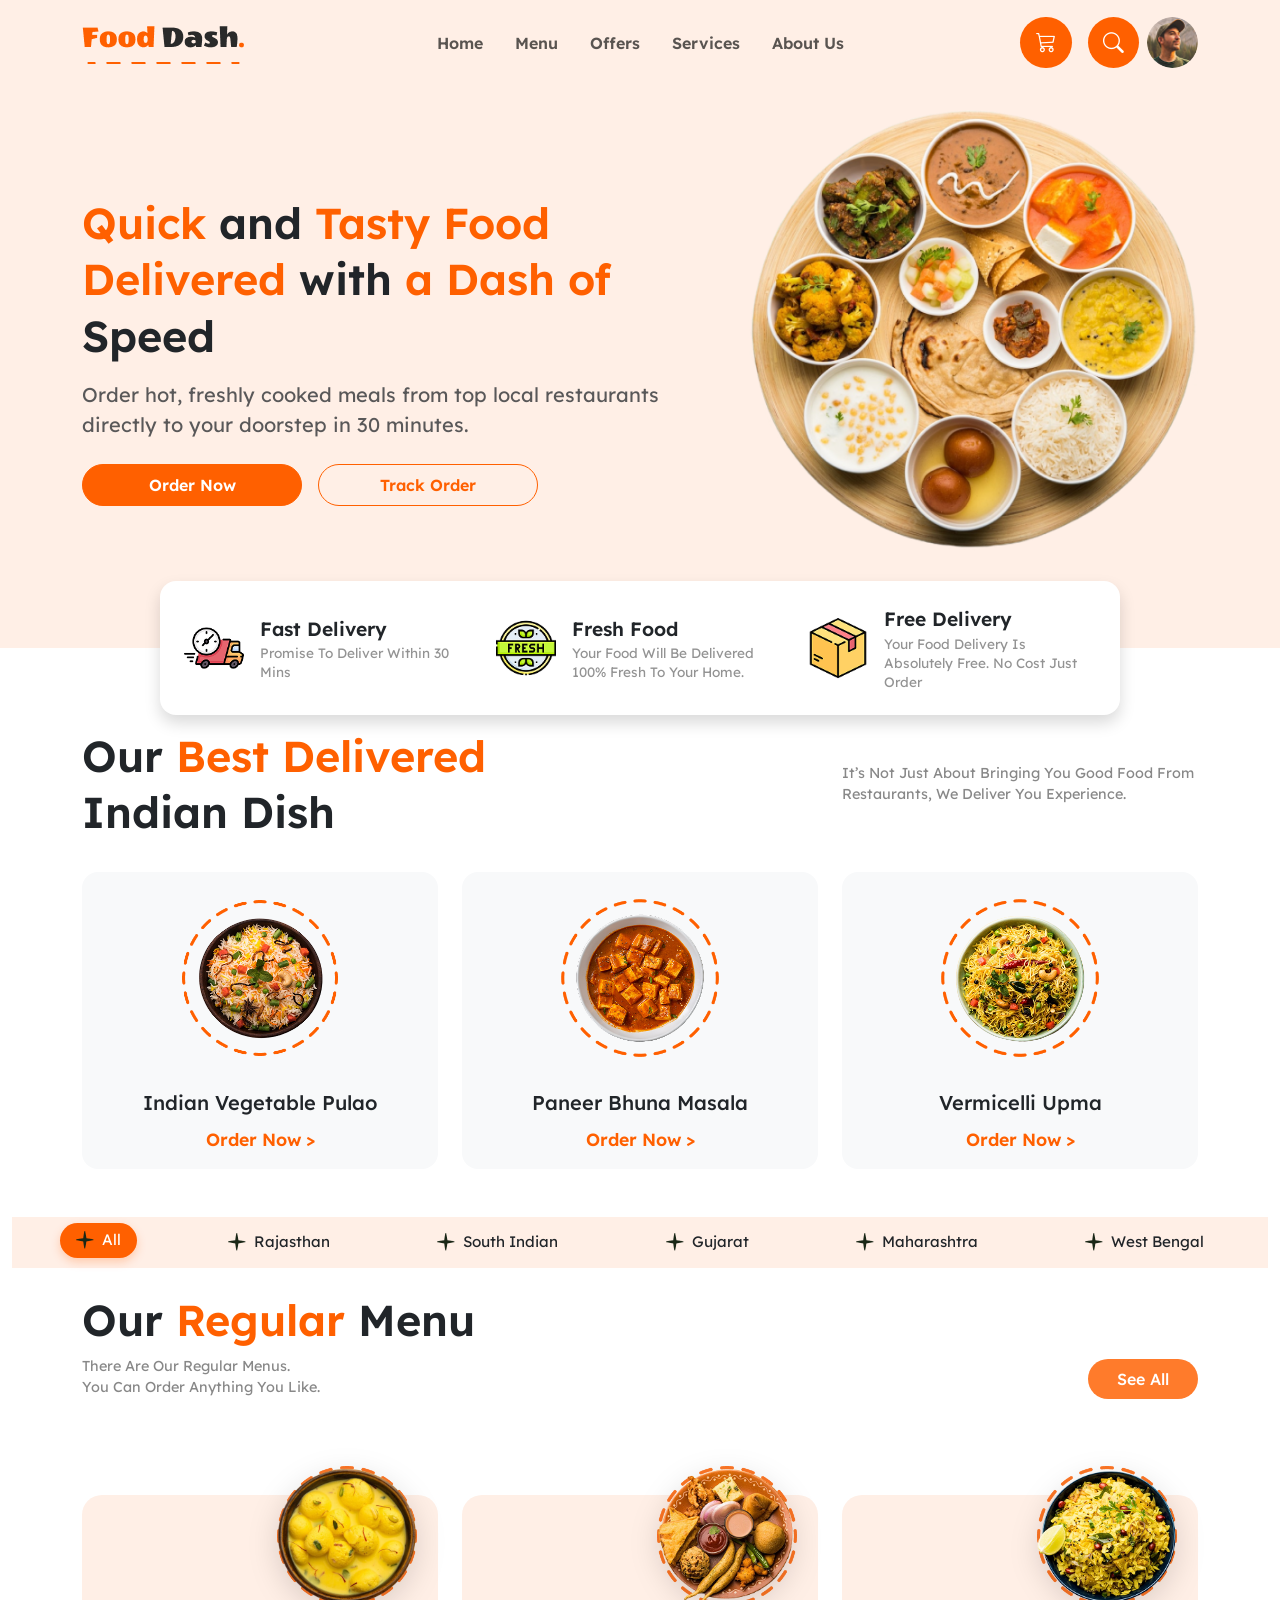
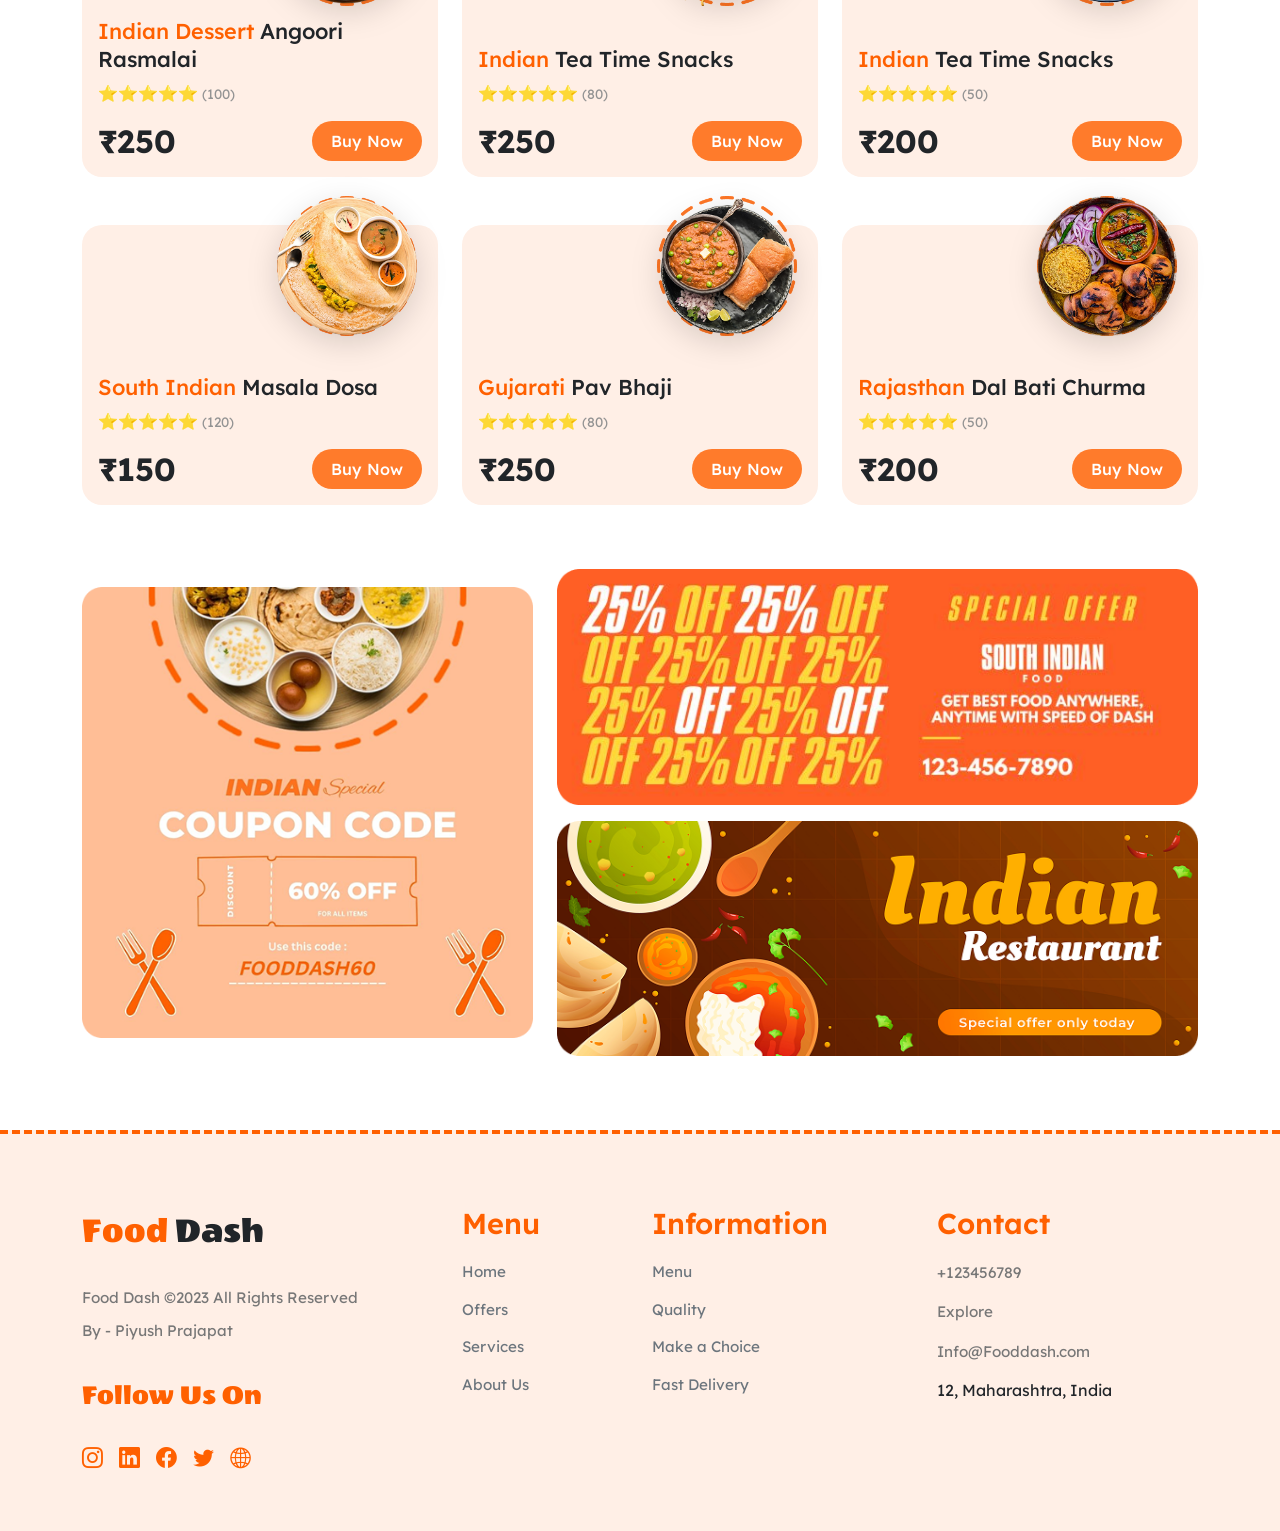
<file: index.html>
<!doctype html>
<html lang="en">

<head>
  <meta charset="utf-8" />
  <meta name="viewport" content="width=device-width, initial-scale=1" />
  <meta name="color-scheme" content="light" />
  <title>Food Dash - Quick & Tasty Food Delivered</title>

  <link rel="preconnect" href="https://fonts.googleapis.com" />
  <link rel="preconnect" href="https://fonts.gstatic.com" crossorigin />
  <link href="https://fonts.googleapis.com/css2?family=Lexend:wght@100..900&display=swap" rel="stylesheet" />

  <link rel="stylesheet" href="https://cdn.jsdelivr.net/npm/bootstrap-icons@1.13.1/font/bootstrap-icons.min.css" />

  <link rel="preconnect" href="https://fonts.googleapis.com" />
  <link rel="preconnect" href="https://fonts.gstatic.com" crossorigin />
  <link href="https://fonts.googleapis.com/css2?family=Wendy+One&display=swap" rel="stylesheet" />

  <link href="https://cdn.jsdelivr.net/npm/bootstrap@5.3.8/dist/css/bootstrap.min.css" rel="stylesheet"
    integrity="sha384-sRIl4kxILFvY47J16cr9ZwB07vP4J8+LH7qKQnuqkuIAvNWLzeN8tE5YBujZqJLB" crossorigin="anonymous" />

  <link rel="stylesheet" href="assests/css/style.css" />
</head>

<body>
  <header id="home">
    <nav class="navbar navbar-expand-lg bg-header py-3">
      <div class="container">
        <a href="index.html" class="navbar-brand">
          <img src="assests/images/logo.png" alt="Food Dash Logo" style="max-height: 45px;">
        </a>
        <button class="navbar-toggler" type="button" data-bs-toggle="collapse" data-bs-target="#buttonOnOff">
          <span class="navbar-toggler-icon"></span>
        </button>
        <div class="collapse navbar-collapse justify-content-center" id="buttonOnOff">
          <div class="navbar-nav main-navbar gap-lg-3 text-center py-2 py-lg-0">
            <a href="#home" class="nav-link">Home</a>
            <a href="#menu" class="nav-link">Menu</a>
            <a href="#offers" class="nav-link">Offers</a>
            <a href="#services" class="nav-link">Services</a>
            <a href="#footer" class="nav-link">About Us</a>
            <a href="login.html" class="nav-link d-lg-none text-orange fw-bold">Sign In / Register</a>
          </div>
        </div>

        <div class="d-flex align-items-center gap-2">
          <div class="search-icon rounded-circle d-flex align-items-center justify-content-center cursor-pointer" title="Search Dishes">
            <i class="bi bi-search"></i>
          </div>
          <a href="login.html" class="user-avatar-link" title="Login / Profile">
            <img src="assests/images/customer.png" alt="User Profile" class="rounded-circle" />
          </a>
        </div>
      </div>
    </nav>
  </header>

  <main>
    <!-- Hero Section -->
    <div class="bg-header position-relative pt-3 pb-5">
      <div class="container">
        <div class="row align-items-center">
          <div class="col-lg-7 col-12 text-lg-start text-center d-flex flex-column align-items-lg-start align-items-center justify-content-center gap-3">
            <div class="bg-heading">
              <span>Quick</span> and <span>Tasty Food Delivered </span>with <span>a Dash of </span> Speed
            </div>
            <p class="text-muted fs-5 mb-2">Order hot, freshly cooked meals from top local restaurants directly to your doorstep in 30 minutes.</p>

            <div class="d-flex flex-wrap gap-3 justify-content-center justify-content-lg-start">
              <button class="btn btn-primary rounded-pill btn-order-now py-2 fw-semibold">
                Order Now
              </button>
              <button class="btn btn-outline-primary rounded-pill btn-track-order py-2 fw-semibold">
                Track Order
              </button>
            </div>
          </div>

          <div class="col-lg-5 col-12 header-img mt-4 mt-lg-0 text-center">
            <img class="img-fluid pb-3" src="assests/images/header.png" alt="Food Dash Hero Meal" />
          </div>
        </div>

        <!-- Row 2 Feature Box -->
        <div class="bg-white shadow rounded-4 p-4 position-absolute top-100 start-50 translate-middle w-75 feature-banner-container" id="services">
          <div class="row gy-3">
            <div class="col-lg-4 col-12 d-flex align-items-center gap-3">
              <img class="icons" src="assests/images/icons/fast-delivery.png" alt="Fast Delivery">
              <div>
                <div class="d-box-heading">Fast Delivery</div>
                <div class="d-box-subheading">Promise To Deliver Within 30 Mins</div>
              </div>
            </div>
            <div class="col-lg-4 col-12 d-flex align-items-center gap-3">
              <img class="icons" src="assests/images/icons/fresh.png" alt="Fresh Food">
              <div>
                <div class="d-box-heading">Fresh Food</div>
                <div class="d-box-subheading">Your Food Will Be Delivered 100% Fresh To Your Home.</div>
              </div>
            </div>
            <div class="col-lg-4 col-12 d-flex align-items-center gap-3">
              <img class="icons" src="assests/images/icons/box.png" alt="Free Delivery">
              <div>
                <div class="d-box-heading">Free Delivery</div>
                <div class="d-box-subheading">Your Food Delivery Is Absolutely Free. No Cost Just Order</div>
              </div>
            </div>
          </div>
        </div>
      </div>
    </div>

    <!-- Indian Dish Section -->
    <section class="indian-head" id="indian-dishes">
      <div class="container">
        <div class="row align-items-center">
          <div class="col-lg-6 col-12 bg-heading text-lg-start text-center">
            Our <span>Best Delivered </span>Indian Dish
          </div>
          <div class="col-lg-2 d-none d-lg-block"></div>
          <div class="col-lg-4 col-12 dish-subhead d-flex align-items-center text-lg-start text-center justify-content-center justify-content-lg-start mt-3 mt-lg-0">
            <div>
              It’s Not Just About Bringing You Good Food From Restaurants, We Deliver You Experience.
            </div>
          </div>
        </div>

        <!-- Products -->
        <div class="row gy-4 mt-2">
          <div class="col-md-4 col-12 text-center">
            <div class="p-3 bg-light rounded-4 h-100 d-flex flex-column justify-content-between align-items-center">
              <img class="img-fluid mb-2" src="assests/images/food/veg-pulao.png" alt="Indian Vegetable Pulao" style="max-height: 180px; object-fit: contain;" />
              <div>
                <div class="p-name">Indian Vegetable Pulao</div>
                <a href="#order" class="p-link">Order Now &gt;</a>
              </div>
            </div>
          </div>
          <div class="col-md-4 col-12 text-center">
            <div class="p-3 bg-light rounded-4 h-100 d-flex flex-column justify-content-between align-items-center">
              <img class="img-fluid mb-2" src="assests/images/food/paneer-bhuna.png" alt="Paneer Bhuna Masala" style="max-height: 180px; object-fit: contain;" />
              <div>
                <div class="p-name">Paneer Bhuna Masala</div>
                <a href="#order" class="p-link">Order Now &gt;</a>
              </div>
            </div>
          </div>
          <div class="col-md-4 col-12 text-center">
            <div class="p-3 bg-light rounded-4 h-100 d-flex flex-column justify-content-between align-items-center">
              <img class="img-fluid mb-2" src="assests/images/food/upma.png" alt="Vermicelli Upma" style="max-height: 180px; object-fit: contain;" />
              <div>
                <div class="p-name">Vermicelli Upma</div>
                <a href="#order" class="p-link">Order Now &gt;</a>
              </div>
            </div>
          </div>
        </div>
      </div>
    </section>

    <!-- Region Strip & Regular Menu -->
    <section id="menu">
      <div class="container-fluid mt-5">
        <div class="row random-bar py-2">
          <div class="region-strip d-flex flex-wrap justify-content-center justify-content-lg-between align-items-center px-lg-5">
            <div class="region-item active-region">
              <img src="assests/images/Star1.png" alt="" />
              All
            </div>
            <div class="region-item">
              <img src="assests/images/Star1.png" alt="" />
              Rajasthan
            </div>
            <div class="region-item">
              <img src="assests/images/Star1.png" alt="" />
              South Indian
            </div>
            <div class="region-item">
              <img src="assests/images/Star1.png" alt="" />
              Gujarat
            </div>
            <div class="region-item">
              <img src="assests/images/Star1.png" alt="" />
              Maharashtra
            </div>
            <div class="region-item">
              <img src="assests/images/Star1.png" alt="" />
              West Bengal
            </div>
          </div>
        </div>
      </div>

      <div class="container">
        <!-- Part 2 Heading -->
        <div class="row align-items-end">
          <div class="col-lg-9 col-12 text-lg-start text-center">
            <div class="bg-heading pt-4">Our <span>Regular</span> Menu</div>
            <div class="dish-subhead mt-2">
              <div>There Are Our Regular Menus.</div>
              <div>You Can Order Anything You Like.</div>
            </div>
          </div>
          <div class="col-lg-3 col-12 text-lg-end text-center mt-3 mt-lg-0">
            <a href="#menu" class="btn btn-primary rounded-pill m-btn px-4">See All</a>
          </div>
        </div>

        <!-- Part 3 Dishes Grid -->
        <div class="menu-margin">
          <div class="row gy-5">
            <div class="col-lg-4 col-md-6 col-12">
              <div class="f-name p-3">
                <div class="food-card-header">
                  <div class="food-card-img-wrapper">
                    <img class="ellipse-bg m-img" src="assests/images/food/Ellipse 2.png" alt="" />
                    <img class="dish-img" src="assests/images/food/rasmalai.png" alt="Angoori Rasmalai" />
                  </div>
                </div>
                <div>
                  <div class="f-text"><span>Indian Dessert</span> Angoori Rasmalai</div>
                  <div class="my-2">⭐⭐⭐⭐⭐<span class="d-box-subheading ms-1">(100)</span></div>
                  <div class="d-flex justify-content-between align-items-center mt-3">
                    <h2 class="m-0 fw-bold">₹250</h2>
                    <button class="btn btn-primary rounded-pill m-btn">Buy Now</button>
                  </div>
                </div>
              </div>
            </div>

            <div class="col-lg-4 col-md-6 col-12">
              <div class="f-name p-3">
                <div class="food-card-header">
                  <div class="food-card-img-wrapper">
                    <img class="ellipse-bg m-img" src="assests/images/food/Ellipse 2.png" alt="" />
                    <img class="dish-img" src="assests/images/food/snack1.png" alt="Tea Time Snacks" />
                  </div>
                </div>
                <div>
                  <div class="f-text"><span>Indian</span> Tea Time Snacks</div>
                  <div class="my-2">⭐⭐⭐⭐⭐<span class="d-box-subheading ms-1">(80)</span></div>
                  <div class="d-flex justify-content-between align-items-center mt-3">
                    <h2 class="m-0 fw-bold">₹250</h2>
                    <button class="btn btn-primary rounded-pill m-btn">Buy Now</button>
                  </div>
                </div>
              </div>
            </div>

            <div class="col-lg-4 col-md-6 col-12">
              <div class="f-name p-3">
                <div class="food-card-header">
                  <div class="food-card-img-wrapper">
                    <img class="ellipse-bg m-img" src="assests/images/food/Ellipse 2.png" alt="" />
                    <img class="dish-img" src="assests/images/food/snacks2.png" alt="Tea Time Snacks" />
                  </div>
                </div>
                <div>
                  <div class="f-text"><span>Indian</span> Tea Time Snacks</div>
                  <div class="my-2">⭐⭐⭐⭐⭐<span class="d-box-subheading ms-1">(50)</span></div>
                  <div class="d-flex justify-content-between align-items-center mt-3">
                    <h2 class="m-0 fw-bold">₹200</h2>
                    <button class="btn btn-primary rounded-pill m-btn">Buy Now</button>
                  </div>
                </div>
              </div>
            </div>
          </div>
        </div>

        <!-- Part 4 Dishes Grid -->
        <div class="mt-5">
          <div class="row gy-5">
            <div class="col-lg-4 col-md-6 col-12">
              <div class="f-name p-3">
                <div class="food-card-header">
                  <div class="food-card-img-wrapper">
                    <img class="ellipse-bg m-img" src="assests/images/food/Ellipse 2.png" alt="" />
                    <img class="dish-img" src="assests/images/food/dosa.png" alt="South Indian Masala Dosa" />
                  </div>
                </div>
                <div>
                  <div class="f-text"><span>South Indian</span> Masala Dosa</div>
                  <div class="my-2">⭐⭐⭐⭐⭐<span class="d-box-subheading ms-1">(120)</span></div>
                  <div class="d-flex justify-content-between align-items-center mt-3">
                    <h2 class="m-0 fw-bold">₹150</h2>
                    <button class="btn btn-primary rounded-pill m-btn">Buy Now</button>
                  </div>
                </div>
              </div>
            </div>

            <div class="col-lg-4 col-md-6 col-12">
              <div class="f-name p-3">
                <div class="food-card-header">
                  <div class="food-card-img-wrapper">
                    <img class="ellipse-bg m-img" src="assests/images/food/Ellipse 2.png" alt="" />
                    <img class="dish-img" src="assests/images/food/pao-bhaji.png" alt="Gujarati Pav Bhaji" />
                  </div>
                </div>
                <div>
                  <div class="f-text"><span>Gujarati</span> Pav Bhaji</div>
                  <div class="my-2">⭐⭐⭐⭐⭐<span class="d-box-subheading ms-1">(80)</span></div>
                  <div class="d-flex justify-content-between align-items-center mt-3">
                    <h2 class="m-0 fw-bold">₹250</h2>
                    <button class="btn btn-primary rounded-pill m-btn">Buy Now</button>
                  </div>
                </div>
              </div>
            </div>

            <div class="col-lg-4 col-md-6 col-12">
              <div class="f-name p-3">
                <div class="food-card-header">
                  <div class="food-card-img-wrapper">
                    <img class="ellipse-bg m-img" src="assests/images/food/Ellipse 2.png" alt="" />
                    <img class="dish-img" src="assests/images/food/DAL-BAATI-CHURMA.png" alt="Rajasthan Dal Bati Churma" />
                  </div>
                </div>
                <div>
                  <div class="f-text"><span>Rajasthan</span> Dal Bati Churma</div>
                  <div class="my-2">⭐⭐⭐⭐⭐<span class="d-box-subheading ms-1">(50)</span></div>
                  <div class="d-flex justify-content-between align-items-center mt-3">
                    <h2 class="m-0 fw-bold">₹200</h2>
                    <button class="btn btn-primary rounded-pill m-btn">Buy Now</button>
                  </div>
                </div>
              </div>
            </div>
          </div>
        </div>
      </div>
    </section>

    <!-- Offer Banners Section -->
    <section id="offers">
      <div class="offer-page">
        <div class="container">
          <div class="row gy-3 align-items-center">
            <div class="col-lg-5 col-12">
              <img class="img-fluid rounded-4 offer-img-main" src="assests/images/img3.png" alt="Special Offer Banner 1" />
            </div>
            <div class="col-lg-7 d-flex flex-column gap-3">
              <div>
                <img class="img-fluid rounded-4 w-100" src="assests/images/img2.png" alt="Special Offer Banner 2" />
              </div>
              <div>
                <img class="img-fluid rounded-4 w-100" src="assests/images/img1.png" alt="Special Offer Banner 3" />
              </div>
            </div>
          </div>
        </div>
      </div>
    </section>
  </main>

  <footer id="footer">
    <div class="fd-footer">
      <div class="container mt-2">
        <div class="row gy-4">
          <div class="col-lg-4 col-md-6 col-12">
            <div class="col-title"><span>Food</span> Dash</div>
            <div class="col-data mt-2">
              <div>Food Dash ©2023 All Rights Reserved</div>
              <div>By - Piyush Prajapat</div>
            </div>
            <div class="ft-follow">Follow Us On</div>
            <div class="ft-icons">
              <i class="bi bi-instagram" title="Instagram"></i>
              <i class="bi bi-linkedin" title="LinkedIn"></i>
              <i class="bi bi-facebook" title="Facebook"></i>
              <i class="bi bi-twitter" title="Twitter"></i>
              <i class="bi bi-globe2" title="Website"></i>
            </div>
          </div>

          <div class="col-lg-2 col-md-6 col-12">
            <div class="col-title-2">Menu</div>
            <div class="col-data d-flex flex-column gap-1">
              <div><a href="#home" class="text-decoration-none text-secondary">Home</a></div>
              <div><a href="#offers" class="text-decoration-none text-secondary">Offers</a></div>
              <div><a href="#services" class="text-decoration-none text-secondary">Services</a></div>
              <div><a href="#footer" class="text-decoration-none text-secondary">About Us</a></div>
            </div>
          </div>

          <div class="col-lg-3 col-md-6 col-12">
            <div class="col-title-2">Information</div>
            <div class="col-data d-flex flex-column gap-1">
              <div><a href="#menu" class="text-decoration-none text-secondary">Menu</a></div>
              <div><a href="#services" class="text-decoration-none text-secondary">Quality</a></div>
              <div><a href="#menu" class="text-decoration-none text-secondary">Make a Choice</a></div>
              <div><a href="#services" class="text-decoration-none text-secondary">Fast Delivery</a></div>
            </div>
          </div>

          <div class="col-lg-3 col-md-6 col-12">
            <div class="col-title-2">Contact</div>
            <div class="col-data-anchor d-flex flex-column gap-1">
              <div><a href="tel:+123456789">+123456789</a></div>
              <div><a href="#home">Explore</a></div>
              <div><a href="mailto:Info@Fooddash.com">Info@Fooddash.com</a></div>
              <div><span>12, Maharashtra, India</span></div>
            </div>
          </div>
        </div>
      </div>
    </div>
  </footer>

  <script src="https://cdn.jsdelivr.net/npm/bootstrap@5.3.8/dist/js/bootstrap.bundle.min.js"
    integrity="sha384-FKyoEForCGlyvwx9Hj09JcYn3nv7wiPVlz7YYwJrWVcXK/BmnVDxM+D2scQbITxI"
    crossorigin="anonymous"></script>

  <script src="assests/js/main.js"></script>
</body>

</html>
</file>
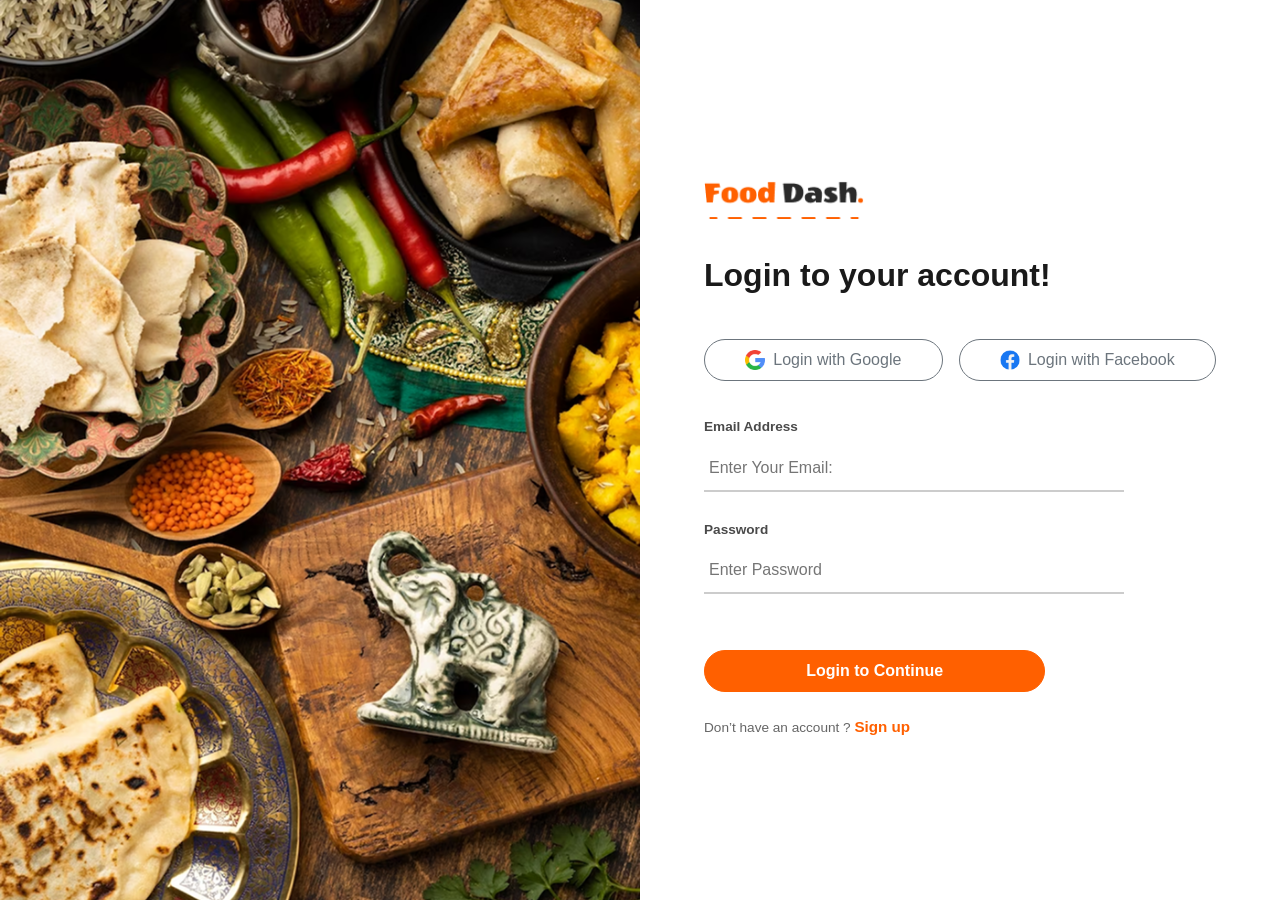
<file: login.html>
<!doctype html>
<html lang="en">

<head>
  <meta charset="utf-8" />
  <meta name="viewport" content="width=device-width, initial-scale=1" />
  <meta name="color-scheme" content="light" />
  <title>Food Dash - Log In</title>
  <link href="https://cdn.jsdelivr.net/npm/bootstrap@5.3.8/dist/css/bootstrap.min.css" rel="stylesheet"
    integrity="sha384-sRIl4kxILFvY47J16cr9ZwB07vP4J8+LH7qKQnuqkuIAvNWLzeN8tE5YBujZqJLB" crossorigin="anonymous" />
  <link rel="stylesheet" href="https://cdn.jsdelivr.net/npm/bootstrap-icons@1.13.1/font/bootstrap-icons.min.css" />

  <link rel="stylesheet" href="assests/css/login.css" />
</head>

<body>
  <div class="container-fluid p-0">
    <div class="row g-0 min-vh-100">
      <div class="col-lg-6 p-0 d-none d-lg-block">
        <img class="img-fluid main-img" src="assests/images/login/login-img.png" alt="Food Dash Delivery Illustration" />
      </div>
      <div class="col-lg-6 col-12 login">
        <div>
          <a href="index.html" title="Back to Home">
            <img class="brand-logo" src="assests/images/logo.png" alt="Food Dash Logo" />
          </a>
        </div>
        <div class="h-heading">Login to your account!</div>
        <div class="buttons">
          <button type="button" class="btn btn-outline-secondary px-3 py-2 d-inline-flex align-items-center justify-content-center">
            <img class="img-login" src="assests/images/icons-1/google.png" alt="Google Logo" />
            Login with Google
          </button>
          <button type="button" class="btn btn-outline-secondary px-3 py-2 d-inline-flex align-items-center justify-content-center">
            <img class="img-login" src="assests/images/icons-1/facebook.png" alt="Facebook Logo" />
            Login with Facebook
          </button>
        </div>

        <form action="index.html" method="GET" class="mt-2">
          <div>
            <div class="h-text">Email Address</div>
            <input class="h-input" type="email" placeholder="Enter Your Email:" required />
          </div>
          <div>
            <div class="h-text">Password</div>
            <input class="h-input" type="password" placeholder="Enter Password" required />
          </div>

          <div class="d-grid gap-2 col-lg-8 col-12 mt-4">
            <a class="btn btn-anchor text-center py-2 fs-6 fw-bold" href="index.html">Login to Continue</a>
          </div>
        </form>

        <div class="sign-up-text mt-4">
          Don’t have an account ? <a href="sign-up.html">Sign up</a>
        </div>
      </div>
    </div>
  </div>

  <script src="https://cdn.jsdelivr.net/npm/bootstrap@5.3.8/dist/js/bootstrap.bundle.min.js"
    integrity="sha384-FKyoEForCGlyvwx9Hj09JcYn3nv7wiPVlz7YYwJrWVcXK/BmnVDxM+D2scQbITxI"
    crossorigin="anonymous"></script>
  <script src="assests/js/main.js"></script>
</body>

</html>
</file>
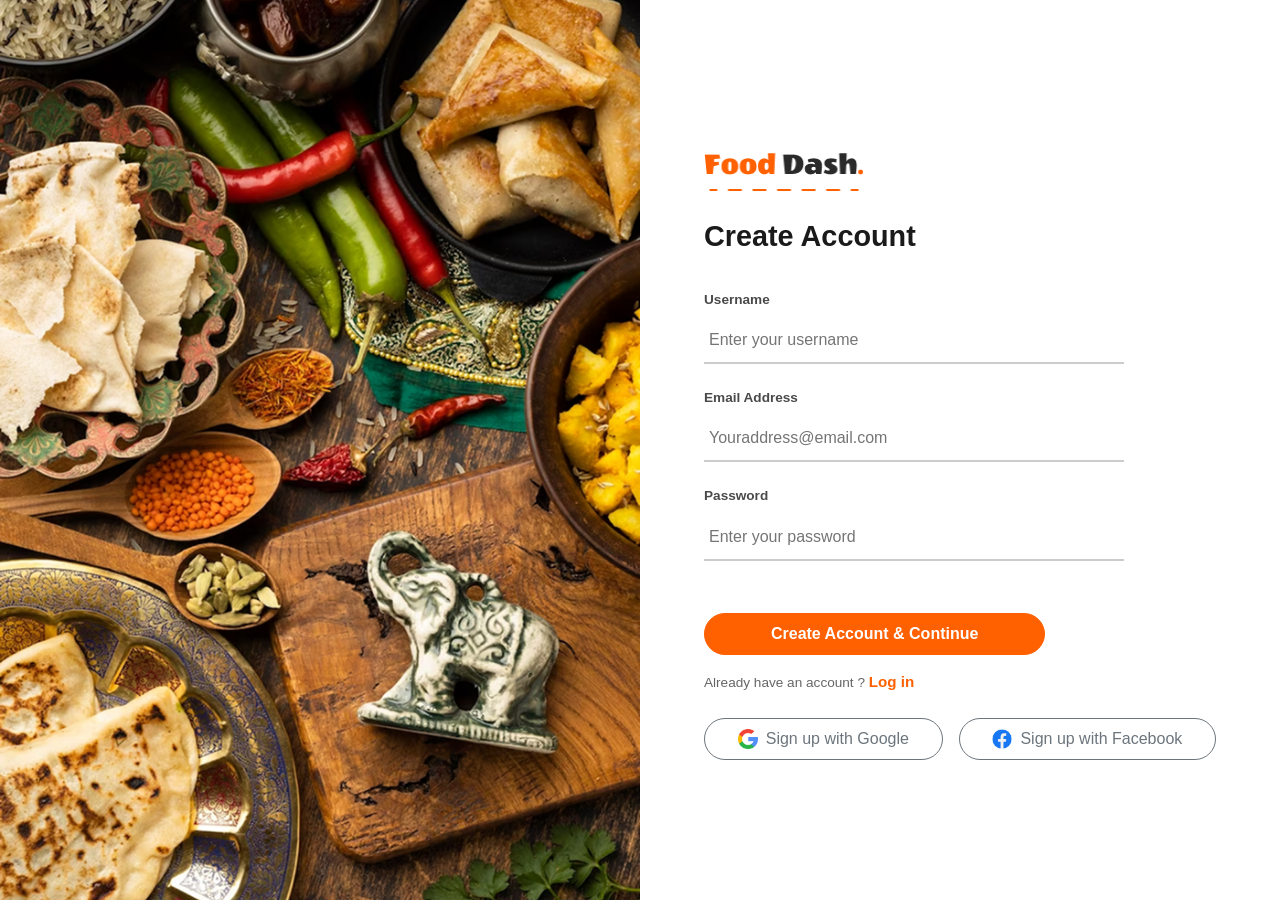
<file: sign-up.html>
<!doctype html>
<html lang="en">

<head>
  <meta charset="utf-8" />
  <meta name="viewport" content="width=device-width, initial-scale=1" />
  <meta name="color-scheme" content="light" />
  <title>Food Dash - Sign Up</title>
  <link href="https://cdn.jsdelivr.net/npm/bootstrap@5.3.8/dist/css/bootstrap.min.css" rel="stylesheet"
    integrity="sha384-sRIl4kxILFvY47J16cr9ZwB07vP4J8+LH7qKQnuqkuIAvNWLzeN8tE5YBujZqJLB" crossorigin="anonymous" />
  <link rel="stylesheet" href="https://cdn.jsdelivr.net/npm/bootstrap-icons@1.13.1/font/bootstrap-icons.min.css" />

  <link rel="stylesheet" href="assests/css/sign-up.css" />
</head>

<body>
  <div class="container-fluid p-0">
    <div class="row g-0 min-vh-100">
      <div class="col-lg-6 p-0 d-none d-lg-block">
        <img class="img-fluid main-img" src="assests/images/login/login-img.png" alt="Food Dash Delivery Illustration" />
      </div>
      <div class="col-lg-6 col-12 login">
        <div>
          <a href="index.html" title="Back to Home">
            <img class="brand-logo" src="assests/images/logo.png" alt="Food Dash Logo" />
          </a>
        </div>
        <div class="h-heading">Create Account</div>

        <form action="login.html" method="GET" class="mt-2">
          <div>
            <div class="h-text">Username</div>
            <input class="h-input" type="text" placeholder="Enter your username" required />
          </div>
          <div>
            <div class="h-text">Email Address</div>
            <input class="h-input" type="email" placeholder="Youraddress@email.com" required />
          </div>
          <div>
            <div class="h-text">Password</div>
            <input class="h-input" type="password" placeholder="Enter your password" required />
          </div>

          <div class="d-grid gap-2 col-lg-8 col-12 mt-4">
            <a class="btn btn-anchor text-center py-2 fs-6 fw-bold" href="login.html">Create Account &amp; Continue</a>
          </div>
        </form>

        <div class="login-text mt-3">
          Already have an account ? <a href="login.html">Log in</a>
        </div>

        <div class="buttons mt-4">
          <button type="button" class="btn btn-outline-secondary px-3 py-2 d-inline-flex align-items-center justify-content-center">
            <img class="img-login" src="assests/images/icons-1/google.png" alt="Google Logo" />
            Sign up with Google
          </button>
          <button type="button" class="btn btn-outline-secondary px-3 py-2 d-inline-flex align-items-center justify-content-center">
            <img class="img-login" src="assests/images/icons-1/facebook.png" alt="Facebook Logo" />
            Sign up with Facebook
          </button>
        </div>
      </div>
    </div>
  </div>

  <script src="https://cdn.jsdelivr.net/npm/bootstrap@5.3.8/dist/js/bootstrap.bundle.min.js"
    integrity="sha384-FKyoEForCGlyvwx9Hj09JcYn3nv7wiPVlz7YYwJrWVcXK/BmnVDxM+D2scQbITxI"
    crossorigin="anonymous"></script>
  <script src="assests/js/main.js"></script>
</body>

</html>
</file>
<file: assests/css/style.css>
html {
  color-scheme: light only;
  background-color: #ffffff;
  scroll-behavior: smooth;
}

body {
  font-family: "Lexend", sans-serif;
  margin: 0;
  padding: 0;
  overflow-x: hidden;
  background-color: #ffffff;
}

/* Colors & Helpers */
.bg-light-orange {
  background-color: #ffefe6 !important;
}

.text-orange {
  color: #ff6000 !important;
}

.cursor-pointer {
  cursor: pointer;
}

.pulse-anim {
  animation: pulseBadge 0.3s ease-in-out;
}

@keyframes pulseBadge {
  0% { transform: translate(50%, -50%) scale(1); }
  50% { transform: translate(50%, -50%) scale(1.4); }
  100% { transform: translate(50%, -50%) scale(1); }
}

.fade-in-anim {
  animation: fadeIn 0.4s ease-in-out;
}

@keyframes fadeIn {
  from { opacity: 0; transform: translateY(10px); }
  to { opacity: 1; transform: translateY(0); }
}

/* Header & Navigation */
.main-navbar {
  font-weight: 600;
}

.main-navbar .nav-link {
  transition: color 0.2s ease;
}

.main-navbar .nav-link:hover {
  color: #ff6000;
}

.search-icon, .cart-icon {
  background: #ff6000;
  color: #ffffff;
  width: 3.2rem;
  height: 3.2rem;
  font-size: 1.3rem;
  transition: transform 0.2s ease, background-color 0.2s ease;
}

.search-icon:hover, .cart-icon:hover {
  transform: scale(1.08);
  background-color: #fc6101;
}

.user-avatar-link img {
  transition: transform 0.2s ease;
  width: 3.2rem;
  height: 3.2rem;
  object-fit: contain;
}

.user-avatar-link:hover img {
  transform: scale(1.08);
}

.bg-header {
  background-color: #ffefe6;
  padding-bottom: 2rem;
}

.bg-heading {
  font-size: clamp(2rem, 5vw, 2.7rem);
  font-weight: 600;
  line-height: 1.3;
}

.bg-heading span {
  color: #ff6000;
}

/* Buttons */
.btn-order-now {
  background-color: #ff6000;
  border-color: #ff6000;
  width: 220px;
  max-width: 100%;
  transition: all 0.3s ease;
}

.btn-order-now:hover {
  background-color: #fc6101;
  border-color: #e55801;
  transform: translateY(-2px);
  box-shadow: 0 6px 15px rgba(255, 96, 0, 0.3);
}

.btn-order-now:active {
  background-color: #da5401 !important;
  border-color: #da5401 !important;
  transform: translateY(0);
}

.btn-track-order {
  border-color: #ff6000;
  width: 220px;
  max-width: 100%;
  color: #ff6000;
  transition: all 0.3s ease;
}

.btn-track-order:hover {
  border-color: #ff6000;
  background-color: #ff6000;
  color: #ffffff;
  transform: translateY(-2px);
  box-shadow: 0 6px 15px rgba(255, 96, 0, 0.2);
}

.btn-track-order:active {
  border-color: #ff6000 !important;
  background-color: #da5401 !important;
  color: #ffffff;
}

/* Feature Box (30 min delivery, Fresh, Free) */
.feature-banner-container {
  z-index: 10;
  transition: transform 0.3s ease;
}

.d-box-heading {
  font-size: 1.2rem;
  font-weight: 600;
}

.d-box-subheading {
  color: #939393;
  font-size: 0.85rem;
  line-height: 1.4;
}

.header-img {
  padding-bottom: 2rem;
}

.header-img img {
  max-width: 100%;
  height: auto;
  object-fit: contain;
}

.icons {
  width: 60px;
  max-width: 100%;
  height: auto;
  flex-shrink: 0;
  object-fit: contain;
}

/* Dishes Sections */
.dish-subhead {
  color: #888888;
  font-size: 0.9rem;
  line-height: 1.5;
}

.indian-head {
  margin-top: 5rem;
}

.indian-head img {
  max-width: 100%;
  height: auto;
  object-fit: contain;
  transition: transform 0.3s ease;
}

.indian-head .col-md-4:hover img {
  transform: scale(1.05);
}

.p-name {
  font-size: 1.25rem;
  font-weight: 500;
  padding-top: 0.75rem;
  padding-bottom: 0.5rem;
}

.p-link {
  font-size: 1.1rem;
  text-decoration: none;
  color: #ff6000;
  font-weight: 600;
  transition: color 0.2s ease, padding-left 0.2s ease;
  display: inline-block;
}

.p-link:hover {
  color: #d65000;
  padding-left: 5px;
}

/* Region Strip */
.random-bar {
  background-color: #ffefe6;
  padding-top: 0.75rem;
  padding-bottom: 0.75rem;
  margin-left: 0;
  margin-right: 0;
}

.region-strip {
  width: 100%;
  row-gap: 0.75rem;
  column-gap: 1.5rem;
}

.region-item {
  display: inline-flex;
  align-items: center;
  gap: 0.5rem;
  white-space: nowrap;
  font-size: 0.95rem;
  padding: 6px 16px;
  border-radius: 30px;
  cursor: pointer;
  user-select: none;
  transition: all 0.25s ease;
}

.region-item:hover, .region-item.active-region {
  background-color: #ff6000;
  color: #ffffff;
  transform: translateY(-2px);
  box-shadow: 0 4px 10px rgba(255, 96, 0, 0.25);
}

.region-item img {
  width: 18px;
  height: auto;
  flex-shrink: 0;
  object-fit: contain;
}

/* Regular Menu Cards */
.m-btn {
  min-width: 110px;
  padding: 0.5rem 1rem;
  background-color: #ff7b2b;
  border: none;
  color: #ffffff;
  font-weight: 500;
  transition: all 0.25s ease;
}

.m-btn:hover {
  border-color: #ff6000;
  background-color: #ff6000;
  transform: translateY(-2px);
  box-shadow: 0 4px 12px rgba(255, 96, 0, 0.3);
}

.m-btn:active {
  border-color: #ff6000 !important;
  background-color: #da5401 !important;
}

.f-name {
  background-color: #ffefe6;
  width: 100%;
  min-height: 280px;
  height: 100%;
  border-radius: 1.25rem;
  position: relative;
  overflow: visible;
  display: flex;
  flex-direction: column;
  justify-content: space-between;
  transition: transform 0.3s ease, box-shadow 0.3s ease;
}

.f-name:hover {
  transform: translateY(-6px);
  box-shadow: 0 12px 25px rgba(255, 96, 0, 0.15);
}

.food-card-header {
  position: relative;
  height: 90px;
}

.food-card-img-wrapper {
  position: absolute;
  top: -45px;
  right: 5px;
  width: 140px;
  height: 140px;
  display: flex;
  align-items: center;
  justify-content: center;
  pointer-events: none;
}

.food-card-img-wrapper img.dish-img {
  max-width: 100%;
  max-height: 100%;
  object-fit: contain;
  filter: drop-shadow(0 8px 15px rgba(0,0,0,0.15));
  transition: transform 0.3s ease;
}

.f-name:hover .food-card-img-wrapper img.dish-img {
  transform: scale(1.08) rotate(3deg);
}

.food-card-img-wrapper img.ellipse-bg {
  position: absolute;
  width: 100%;
  height: 100%;
  object-fit: contain;
  z-index: 0;
  opacity: 0.85;
}

.f-text {
  padding-top: 1rem;
  font-size: 1.35rem;
  font-weight: 500;
  line-height: 1.3;
}

.f-text span {
  color: #ff6000;
}

.menu-margin {
  margin-top: 6rem;
}

/* Offers Section */
.offer-page {
  margin-top: 4rem;
}

.offer-page img {
  max-width: 100%;
  height: auto;
  object-fit: contain;
  transition: transform 0.3s ease;
}

.offer-page img:hover {
  transform: scale(1.02);
}

.offer-img-main {
  width: 100%;
  height: auto;
  max-height: 100%;
  object-fit: contain;
  border-radius: 1rem;
}

/* Footer */
.fd-footer {
  background-color: #ffefe6;
  margin-top: 4.6rem;
  border-top: 0.3rem dashed #ff6000;
  min-height: 325px;
  padding: 50px 0;
  line-height: 2.2;
}

.col-title {
  font-size: 2.3rem;
  font-family: "Wendy One", cursive;
}

.col-title span {
  color: #ff6000;
}

.col-data {
  color: #777777;
  font-size: 0.95rem;
}

.ft-follow {
  font-size: 1.8rem;
  color: #ff6000;
  font-family: "Wendy One", cursive;
  margin-top: 1rem;
}

.ft-icons {
  color: #ff6000;
  font-size: 1.3rem;
  display: flex;
  gap: 1rem;
  margin-top: 0.5rem;
}

.ft-icons i {
  cursor: pointer;
  transition: transform 0.2s ease, color 0.2s ease;
}

.ft-icons i:hover {
  transform: translateY(-3px) scale(1.1);
  color: #d65000;
}

.col-title-2 {
  color: #ff6000;
  font-size: 1.8rem;
  font-weight: 600;
}

.col-data-anchor a {
  color: #777777;
  font-size: 0.95rem;
  text-decoration: none;
  transition: color 0.2s ease;
}

.col-data-anchor a:hover {
  color: #ff6000;
  text-decoration: underline;
}

/* Responsive Media Queries */
@media (max-width: 991px) {
  .feature-banner-container {
    position: relative !important;
    top: auto !important;
    left: auto !important;
    transform: none !important;
    width: 100% !important;
    margin-top: 2rem !important;
    margin-bottom: 2rem !important;
  }

  .header-img {
    text-align: center;
    margin-top: 20px;
    padding-bottom: 1rem;
  }

  .indian-head {
    margin-top: 3rem;
  }

  .menu-margin {
    margin-top: 4rem;
  }

  .f-name {
    margin-bottom: 30px;
  }

  .fd-footer {
    text-align: center;
    line-height: 2;
  }

  .ft-icons {
    justify-content: center;
  }

  .col-data-anchor {
    margin-bottom: 1.5rem;
  }
}

@media (max-width: 768px) {
  .bg-heading {
    font-size: 2rem;
  }

  .col-title {
    font-size: 1.8rem;
  }

  .col-title-2 {
    font-size: 1.5rem;
  }

  .f-text {
    font-size: 1.15rem;
    padding-top: 0.5rem;
  }

  .dish-subhead {
    font-size: 0.85rem;
    text-align: center;
  }

  .region-item {
    font-size: 0.85rem;
    padding: 4px 12px;
  }
}

@media (max-width: 575px) {
  .container,
  .container-fluid {
    padding-left: 16px;
    padding-right: 16px;
  }

  .bg-heading {
    font-size: 1.6rem;
  }

  .btn-order-now,
  .btn-track-order {
    max-width: 100%;
  }

  .d-box-heading {
    font-size: 1.05rem;
  }

  .d-box-subheading {
    font-size: 0.8rem;
  }

  .icons {
    width: 45px;
  }

  .p-name {
    font-size: 1.1rem;
  }

  .region-strip {
    column-gap: 0.75rem;
    row-gap: 0.5rem;
  }

  .f-name {
    min-height: 250px;
    padding: 1rem !important;
  }

  .food-card-img-wrapper {
    width: 110px;
    height: 110px;
    top: -30px;
    right: 0px;
  }

  .f-text {
    font-size: 1.05rem;
  }

  .f-name h2 {
    font-size: 1.3rem;
  }

  .col-title {
    font-size: 1.6rem;
  }

  .ft-follow {
    font-size: 1.5rem;
  }

  .col-title-2 {
    font-size: 1.3rem;
  }
}

@media (max-width: 400px) {
  .bg-heading {
    font-size: 1.35rem;
  }

  .f-text {
    font-size: 0.95rem;
  }

  .food-card-img-wrapper {
    width: 95px;
    height: 95px;
    top: -25px;
  }

  .f-name h2 {
    font-size: 1.15rem;
  }
}
</file>
<file: assests/css/login.css>
html {
  color-scheme: light only;
  background-color: #ffffff;
}

body {
  margin: 0;
  padding: 0;
  overflow-x: hidden;
  background-color: #ffffff;
  min-height: 100vh;
  font-family: "Lexend", sans-serif;
}

.login {
  padding-top: 4rem;
  padding-left: 4rem;
  padding-right: 4rem;
  padding-bottom: 3rem;
  display: flex;
  flex-direction: column;
  justify-content: center;
}

.main-img {
  width: 100%;
  height: 100vh;
  object-fit: cover;
}

.brand-logo {
  max-width: 160px;
  height: auto;
  transition: transform 0.2s ease;
}

.brand-logo:hover {
  transform: scale(1.05);
}

.h-heading {
  padding-top: 2rem;
  font-size: 2rem;
  font-weight: 700;
  color: #1a1a1a;
}

.img-login {
  width: 20px;
  height: 20px;
  object-fit: contain;
  margin-right: 8px;
}

.buttons {
  margin-top: 2.5rem;
  display: flex;
  flex-wrap: wrap;
  gap: 1rem;
}

.buttons .btn {
  flex: 1 1 auto;
  white-space: nowrap;
  border-radius: 30px;
  padding: 0.6rem 1.2rem;
  font-weight: 500;
  transition: all 0.25s ease;
}

.buttons .btn:hover {
  border-color: #ff6000;
  background-color: #fff5ee;
  color: #ff6000;
  transform: translateY(-2px);
}

.h-input {
  margin-top: 0.5rem;
  width: 100%;
  max-width: 420px;
  padding: 10px 5px;
  border: none;
  border-bottom: 2px solid #ccc;
  font-size: 16px;
  background: transparent;
  transition: border-color 0.25s ease;
}

.h-input:focus {
  outline: none;
  border-bottom-color: #ff6000;
}

.h-text {
  margin-top: 1.75rem;
  font-size: 0.85rem;
  font-weight: 600;
  color: #4a4a4a;
}

.btn-anchor {
  background-color: #ff6000;
  border-color: #ff6000;
  text-decoration: none;
  color: #ffffff;
  margin-top: 2rem;
  font-weight: 600;
  padding: 0.75rem 1.5rem;
  border-radius: 30px;
  transition: all 0.25s ease;
}

.btn-anchor:hover {
  background-color: #ef5d02;
  border-color: #ef5d02;
  color: #ffffff;
  transform: translateY(-2px);
  box-shadow: 0 6px 15px rgba(255, 96, 0, 0.3);
}

.btn-anchor:active {
  background-color: #e45902;
  border-color: #e45902;
  color: #ffffff;
  transform: translateY(0);
}

.sign-up-text {
  margin-top: 1.5rem;
  font-size: 0.85rem;
  color: #666666;
}

.sign-up-text a {
  color: #ff6000;
  font-weight: 600;
  font-size: 0.95rem;
  text-decoration: none;
  transition: color 0.2s ease;
}

.sign-up-text a:hover {
  color: #d65000;
  text-decoration: underline;
}

@media (max-width: 991px) {
  .login {
    padding-top: 3rem;
    padding-left: 2.5rem;
    padding-right: 2.5rem;
    padding-bottom: 2.5rem;
    min-height: 100vh;
  }

  .h-heading {
    padding-top: 1.5rem;
    font-size: 1.7rem;
  }

  .h-input {
    max-width: 100%;
  }
}

@media (max-width: 575px) {
  .login {
    padding-top: 2.5rem;
    padding-left: 1.25rem;
    padding-right: 1.25rem;
    padding-bottom: 2rem;
  }

  .brand-logo {
    max-width: 130px;
  }

  .h-heading {
    font-size: 1.4rem;
    padding-top: 1.25rem;
  }

  .buttons {
    flex-direction: column;
    margin-top: 1.75rem;
    gap: 0.75rem;
  }

  .buttons .btn {
    width: 100%;
  }

  .h-text {
    margin-top: 1.25rem;
  }

  .btn-anchor {
    margin-top: 1.5rem;
  }
}
</file>
<file: assests/css/sign-up.css>
html {
  color-scheme: light only;
  background-color: #ffffff;
}

body {
  margin: 0;
  padding: 0;
  overflow-x: hidden;
  background-color: #ffffff;
  min-height: 100vh;
  font-family: "Lexend", sans-serif;
}

.main-img {
  width: 100%;
  height: 100vh;
  object-fit: cover;
}

.brand-logo {
  max-width: 160px;
  height: auto;
  transition: transform 0.2s ease;
}

.brand-logo:hover {
  transform: scale(1.05);
}

.login {
  padding-top: 3.5rem;
  padding-left: 4rem;
  padding-right: 4rem;
  padding-bottom: 3rem;
  display: flex;
  flex-direction: column;
  justify-content: center;
}

.h-heading {
  padding-top: 1.5rem;
  font-size: 1.8rem;
  font-weight: 700;
  color: #1a1a1a;
}

.h-input {
  margin-top: 0.5rem;
  width: 100%;
  max-width: 420px;
  padding: 10px 5px;
  border: none;
  border-bottom: 2px solid #ccc;
  font-size: 16px;
  background: transparent;
  transition: border-color 0.25s ease;
}

.h-input:focus {
  outline: none;
  border-bottom-color: #ff6000;
}

.h-text {
  margin-top: 1.5rem;
  font-size: 0.85rem;
  font-weight: 600;
  color: #4a4a4a;
}

.btn-anchor {
  background-color: #ff6000;
  border-color: #ff6000;
  text-decoration: none;
  color: #ffffff;
  margin-top: 1.75rem;
  font-weight: 600;
  padding: 0.75rem 1.5rem;
  border-radius: 30px;
  transition: all 0.25s ease;
}

.btn-anchor:hover {
  background-color: #ef5d02;
  border-color: #ef5d02;
  color: #ffffff;
  transform: translateY(-2px);
  box-shadow: 0 6px 15px rgba(255, 96, 0, 0.3);
}

.btn-anchor:active {
  background-color: #e45902;
  border-color: #e45902;
  color: #ffffff;
  transform: translateY(0);
}

.login-text {
  margin-top: 1.25rem;
  font-size: 0.85rem;
  color: #666666;
}

.login-text a {
  color: #ff6000;
  font-weight: 600;
  font-size: 0.95rem;
  text-decoration: none;
  transition: color 0.2s ease;
}

.login-text a:hover {
  color: #d65000;
  text-decoration: underline;
}

.buttons {
  margin-top: 1.5rem;
  display: flex;
  flex-wrap: wrap;
  gap: 1rem;
}

.buttons .btn {
  flex: 1 1 auto;
  white-space: nowrap;
  border-radius: 30px;
  padding: 0.6rem 1.2rem;
  font-weight: 500;
  transition: all 0.25s ease;
}

.buttons .btn:hover {
  border-color: #ff6000;
  background-color: #fff5ee;
  color: #ff6000;
  transform: translateY(-2px);
}

.img-login {
  width: 20px;
  height: 20px;
  object-fit: contain;
  margin-right: 8px;
}

@media (max-width: 991px) {
  .login {
    padding-top: 2.5rem;
    padding-left: 2.5rem;
    padding-right: 2.5rem;
    padding-bottom: 2.5rem;
    min-height: 100vh;
  }

  .h-heading {
    padding-top: 1.25rem;
    font-size: 1.6rem;
  }

  .h-input {
    max-width: 100%;
  }
}

@media (max-width: 575px) {
  .login {
    padding-top: 2rem;
    padding-left: 1.25rem;
    padding-right: 1.25rem;
    padding-bottom: 2rem;
  }

  .brand-logo {
    max-width: 130px;
  }

  .h-heading {
    font-size: 1.4rem;
    padding-top: 1rem;
  }

  .h-text {
    margin-top: 1.25rem;
  }

  .btn-anchor {
    margin-top: 1.5rem;
  }

  .buttons {
    flex-direction: column;
    margin-top: 1.25rem;
    gap: 0.75rem;
  }

  .buttons .btn {
    width: 100%;
  }
}
</file>
